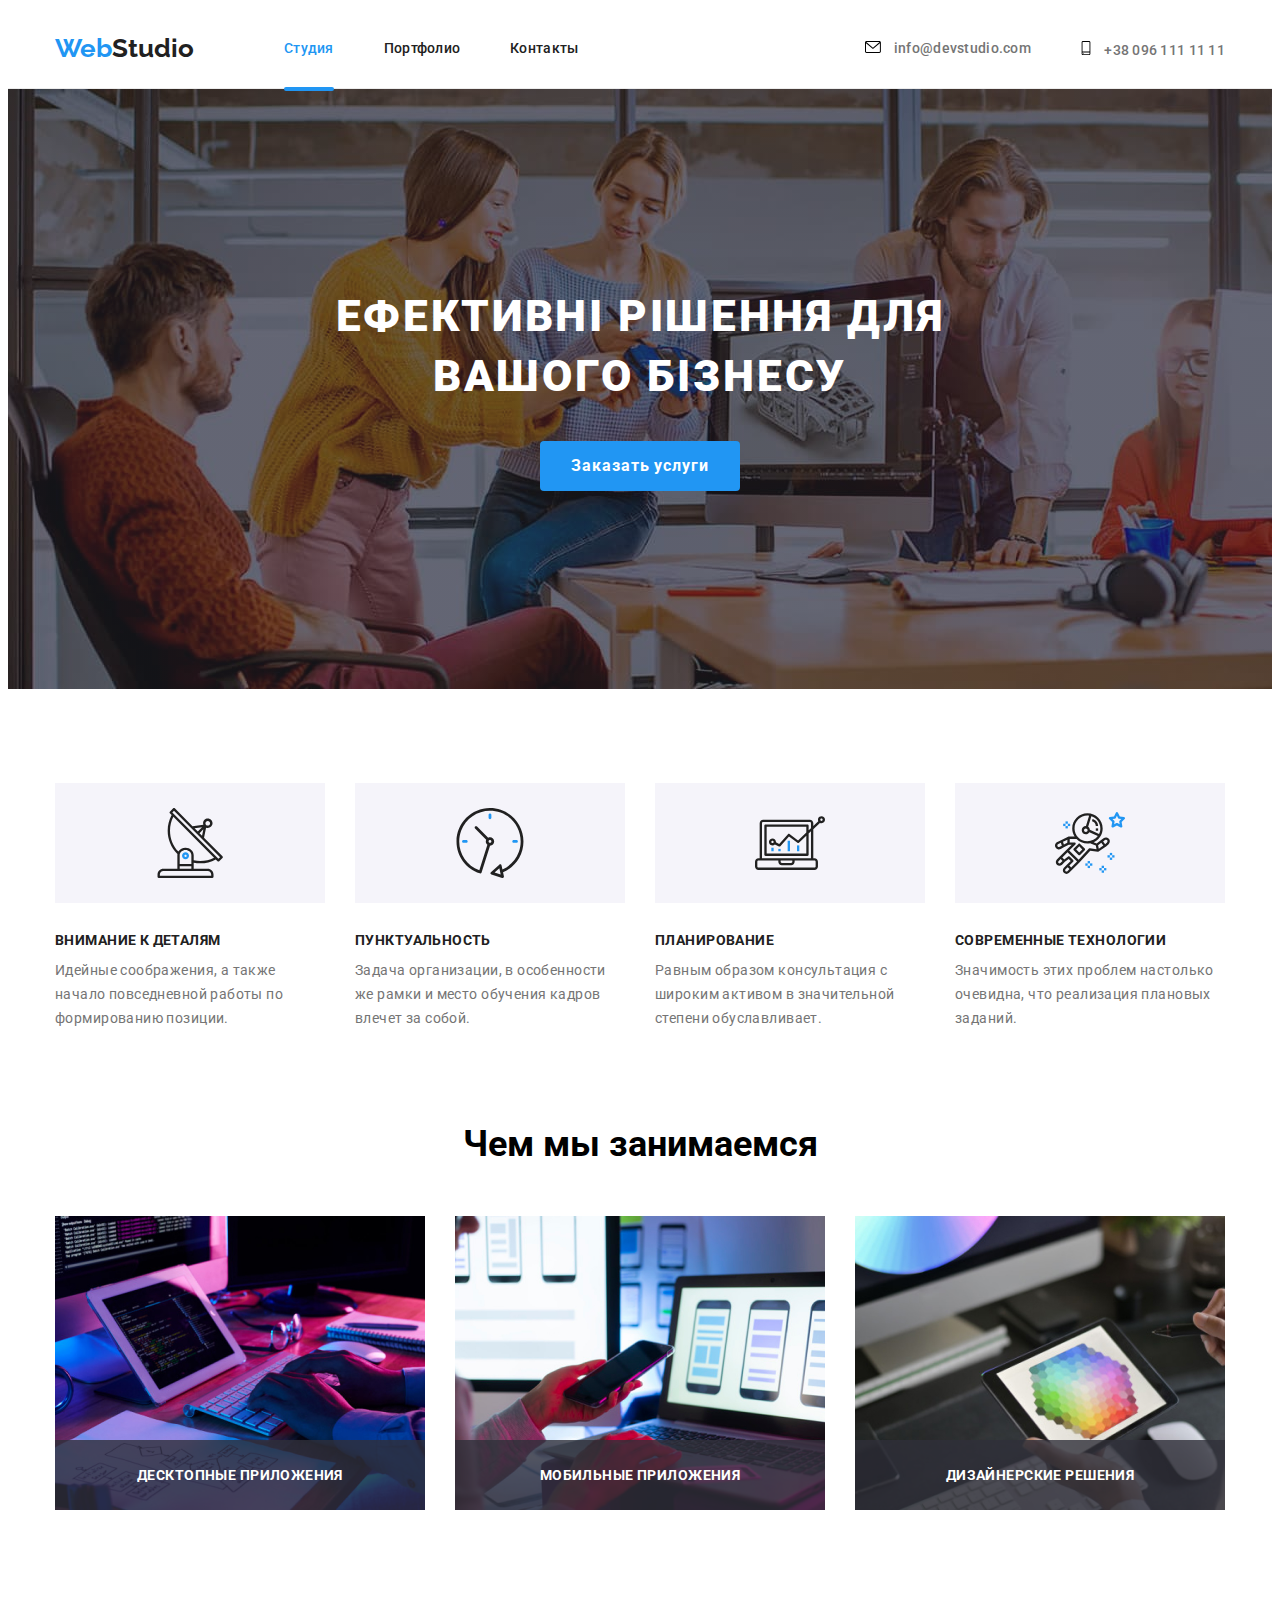
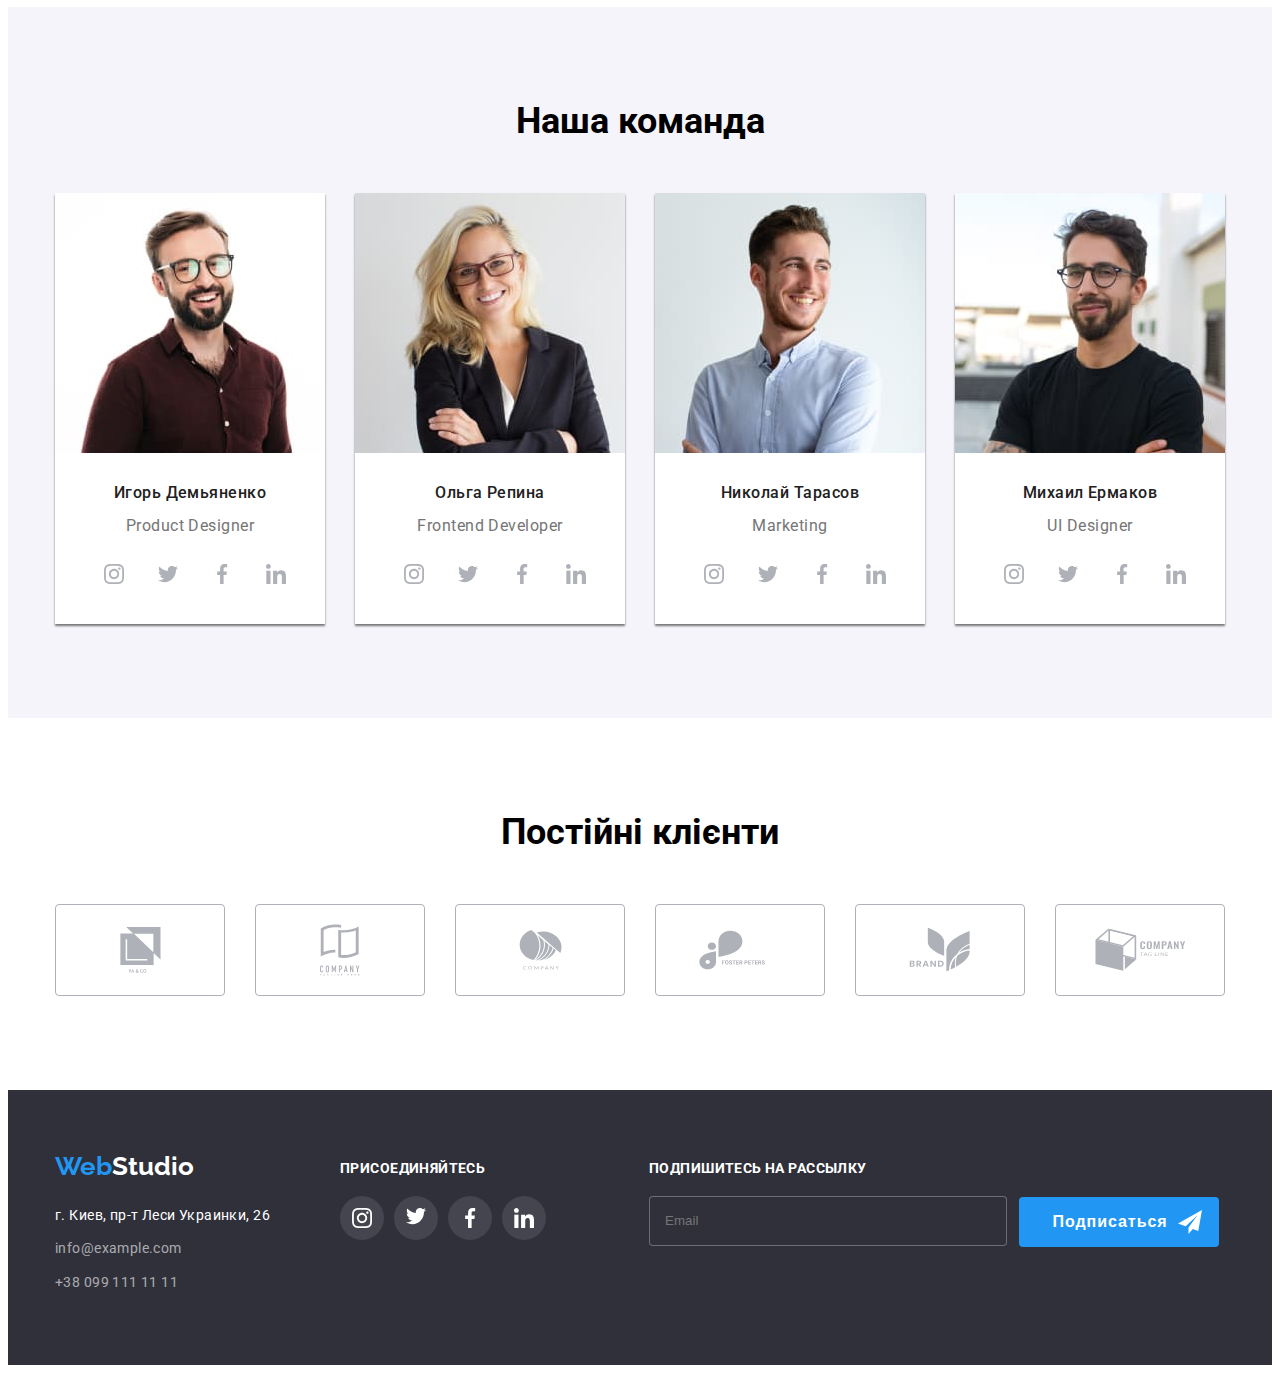
<file: index.html>
<!DOCTYPE html>
<html lang="ru">
<head>
    <meta charset="UTF-8">
    <meta http-equiv="X-UA-Compatible" content="IE=edge">
    <meta name="viewport" content="width=device-width, initial-scale=1.0">
    <link rel="preconnect" href="https://fonts.googleapis.com">
    <link rel="preconnect" href="https://fonts.gstatic.com" crossorigin>
    <link href="https://fonts.googleapis.com/css2?family=Montserrat:wght@400;700&family=Raleway:wght@700&family=Roboto:wght@400;500;700;900&display=swap" rel="stylesheet">
    <link rel="stylesheet" href="https://cdnjs.cloudflare.com/ajax/libs/modern-normalize/1.1.0/modern-normalize.min.css" integrity="sha512-wpPYUAdjBVSE4KJnH1VR1HeZfpl1ub8YT/NKx4PuQ5NmX2tKuGu6U/JRp5y+Y8XG2tV+wKQpNHVUX03MfMFn9Q==" crossorigin="anonymous" referrerpolicy="no-referrer" />
    <link rel="stylesheet" href="./css/main.min.css">
    <title>Document</title>
</head>
<body>
   <header>
    <div class="modal-menu is-open" data-menu>
        <button class="modal-close-button modal-close-button-mobile" type="button" data-menu-close>
              <svg class="modal-icon modal-icon-mobile"  width="18px" height="18px">
                  <use href="./images/icons.svg#icon-Vector"></use>
              </svg>
        </button>
         <ul class="nav-menu-mobile">
               <li class="nav-menu-mobile__inner-page">
                <a class="nav-menu-mobile__link-page current-mobile"  href="./index.html">Студия</a></li>
               <li class="nav-menu-mobile__inner-page">
                <a class="nav-menu-mobile__link-page" href="./portfolio.html"> Портфолио</a></li>
               <li class="nav-menu-mobile__inner-page">
                <a class="nav-menu-mobile__link-page" href="#">Контакты</a></li>
            </ul>
            <ul class="contacts-menu-mobile">
               <li class="contacts-menu-mobile__contact-number"><a href="tel:+380961111111">
                +38 096 111 11 11</a></li>
                <li class="contacts-menu-mobile__contact-mail"><a href="mailto:info@devstudio.com">
                    info@devstudio.com</a></li>
           </ul>
           <ul class="social-networks">
            <li class="social-networks-item">
                <a href="#" class="social-networks-link">Instagram</a>
            </li>
            <li class="social-networks-item">
                <a href="#" class="social-networks-link">Twitter</a>
            </li>
            <li class="social-networks-item">
                <a href="#" class="social-networks-link">Facebook</a>
            </li>
            <li class="social-networks-item">
                <a href="#" class="social-networks-link">LinkedIn</a>
            </li>
        </ul>
       </div> 
    <div class="container">
        <nav class="nav-menu-list">
            <a class="logo" href="./images/WebStudio.jpg">
                <span class="web">Web</span><span class="'Studio">Studio</span>
            </a>
            <ul class="nav-menu">
               <li class="nav-menu__inner">
                <a class="nav-menu__link current"  href="./index.html">Студия</a></li>
               <li class="nav-menu__inner">
                <a class="nav-menu__link" href="./portfolio.html"> Портфолио</a></li>
               <li class="nav-menu__inner">
                <a class="nav-menu__link" href="#">Контакты</a></li>
            </ul>
            <ul class="contacts-menu">
               <li class="contacts-menu__contact"><a href="mailto:info@devstudio.com">
                <svg class="contacts-menu__icon" aria-hidden="true" width="16px" height="14px">
                    <use href="./images/icons.svg#icon-envelope-hover"></use>
                </svg>
                info@devstudio.com</a></li>
               <li class="contacts-menu__contact"><a href="tel:+380961111111">
                <svg class="contacts-menu__icon" aria-hidden="true"  width="10px" height="16px">
                    <use href="./images/icons.svg#icon-smartphone"></use>
                </svg>
                +38 096 111 11 11</a></li>
           </ul>
           <button class="header__open-menu" data-menu-open>
              <svg class="header__open-icon" aria-hidden="true"  width="24px" height="22px">
                <use href="./images/icons.svg#icon-menu-open"></use>
             </svg>
           </button>
       </nav>
    </div>
   </header>
   <main>
       <section class="top">
        <div class="container">
            <div class="top-section">
           <h1 class="top-section__main-title">Ефективні рішення для вашого бізнесу</h1>
           <button class="top-section__book-service" type="button" data-modal-open>Заказать услуги</button>
        </div>
        </div>
       </section>
       <section class="description-container">
        <div class="container">
                <ul class="description">
                    <li class="description-items">
                        <div class="description-items__cover-icon">
                            <svg class="description-items__idea-icon" aria-label="Групп">
                                <use href="./images/icons.svg#icon-Group"></use>
                            </svg>
                        </div>           
                        <h3 class="description-items__sub-title">Внимание к деталям</h3>
                        <p class="description-items__text">
                     Идейные соображения, а также начало повседневной работы по формированию позиции.
                       </p>
                    </li>
                    <li class="description-items">
                        <div class="description-items__cover-icon">
                            <svg class="description-items__idea-icon" aria-label="Часы">
                                <use href="./images/icons.svg#icon-clock"></use>
                            </svg>
                        </div> 
                        <h3 class="description-items__sub-title">
                     Пунктуальность
                        </h3>
                        <p class="description-items__text">
                     Задача организации, в особенности же рамки и место обучения кадров влечет за собой.
                        </p></li>
                    <li class="description-items">
                        <div class="description-items__cover-icon">
                            <svg class="description-items__idea-icon" aria-label="Диаграмма">
                                <use href="./images/icons.svg#icon-diagram"></use>
                            </svg>
                        </div> 
                        <h3 class="description-items__sub-title">
                     Планирование
                       </h3>
                       <p class="description-items__text">
                     Равным образом консультация с широким активом в значительной степени обуславливает.
                       </p></li>
                    <li class="description-items">
                        <div class="description-items__cover-icon">
                            <svg class="description-items__idea-icon" aria-label="Астронаут">
                                <use href="./images/icons.svg#icon-astronaut"></use>
                            </svg>
                        </div> 
                        <h3 class="description-items__sub-title">
                     Современные технологии
                       </h3>
                       <p class="description-items__text">
                     Значимость этих проблем настолько очевидна, что реализация плановых заданий.
                       </p></li>
                </ul>
           </div>
       </section>
       <section class="card-box">
        <div class="container">
                <h2 class="subtitle">Чем мы занимаемся</h2>
                <div>
                    <ul class="card-images">
                        <li class="card-images__list">
                            <img srcset="./images/box1@2x.jpg" src="./images/box1.jpg" width="370" alt="Десктопная версия">
                            <div class="card-description">
                                <p class="card-description__text">Десктопные приложения</p>
                            </div>
                        </li>
                    
                        <li class="card-images__list">
                            <img srcset="./images/box2@2x.jpg" src="./images/box2.jpg" width="370" alt="Мобильная версия">
                            <div class="card-description">
                                <p class="card-description__text">Мобильные приложения</p>
                            </div>
                        </li>
                   
                        <li class="card-images__list">
                            <img srcset="./images/box3@2x.jpg" src="./images/box3.jpg" width="370" alt="Планшетная адаптация">
                            <div class="card-description">
                                <p class="card-description__text">Дизайнерские решения</p>
                            </div>
                        </li>
                    </ul>
            </div>
        </div>
       </section>
       <section class="team">
        <div class="container">
           <h2 class="subtitle">Наша команда</h2>
           <ul class="cards">
               <li class="card">
                    <picture>
                        <source media="(min-width: 1200px)" srcset="./images/img1.jpg 1x, ./images/img1@2x.jpg 2x" type="image/jpg">
                        <source media="(min-width: 768px)" srcset="./images/tablet/img1.jpg 1x, ./images/tablet/img1@2x.jpg 2x" type="image/jpg">
                        <source media="(max-width: 767px)" srcset="./images/mobile/img1.jpg 1x, ./images/mobile/img1@2x.jpg 2x" type="image/jpg">
                        <img srcset="./images/img1@2x.jpg" src="./images/img1.jpg" width="100%" alt="Игорь Демьяненко">
                    </picture>
                   <div class="card__desc">
                   <h3 class="card__sub-title">Игорь Демьяненко</h3>
                       <p class="card__text-member">Product Designer</p>
                       <ul class="social-group">
                        <li class="social-group__cover social-group__cover-white">
                            <a href="#" class="social-group__link">
                                <svg class="social-group__icon" width="20px" height="20px">
                                    <use href="./images/icons.svg#icon-instagram"></use>
                                 </svg>
                            </a> 
                        </li>
                        <li class="social-group__cover social-group__cover-white">
                            <a href="#" class="social-group__link">
                                <svg class="social-group__icon"  width="20px" height="20px" aria-label="Твитер">
                                    <use href="./images/icons.svg#icon-twitter"></use>
                                </svg>
                            </a>
                        </li>
                        <li class="social-group__cover social-group__cover-white">
                            <a href="#" class="social-group__link">
                                <svg class="social-group__icon" width="20px" height="20px" aria-label="Фейсбук">
                                    <use href="./images/icons.svg#icon-facebook"></use>
                                </svg>
                            </a>
                        </li>
                        <li class="social-group__cover social-group__cover-white">
                            <a href="#" class="social-group__link">
                                <svg class="social-group__icon" width="20px" height="20px" aria-label="Линкдын">
                                    <use href="./images/icons.svg#icon-linkedin"></use>
                                 </svg>
                            </a>
                        </li>
                    </ul>
                    </div>
                </li>
               <li class="card">
                    <picture>
                        <source media="(min-width: 1200px)" srcset="./images/img2.jpg 1x, ./images/img2@2x.jpg 2x" type="image/jpg">
                        <source media="(min-width: 768px)" srcset="./images/tablet/img2.jpg 1x, ./images/tablet/img2@2x.jpg 2x" type="image/jpg">
                        <source media="(max-width: 767px)" srcset="./images/mobile/img2.jpg 1x, ./images/mobile/img2@2x.jpg 2x" type="image/jpg">
                        <img srcset="./images/img2@2x.jpg" src="./images/img2.jpg" width="100%" alt="Ольга Репина">
                    </picture>
                   <div class="card__desc">
                       <h3 class="card__sub-title">Ольга Репина</h3>
                       <p class="card__text-member">Frontend Developer</p>
                       <ul class="social-group">
                    <li class="social-group__cover social-group__cover-white">
                        <a href="#" class="social-group__link">
                            <svg class="social-group__icon" width="20px" height="20px">
                                <use href="./images/icons.svg#icon-instagram"></use>
                             </svg>
                        </a> 
                    </li>
                    <li class="social-group__cover social-group__cover-white">
                        <a href="#" class="social-group__link">
                            <svg class="social-group__icon"  width="20px" height="20px" aria-label="Твитер">
                                <use href="./images/icons.svg#icon-twitter"></use>
                            </svg>
                        </a>
                    </li>
                    <li class="social-group__cover social-group__cover-white">
                        <a href="#" class="social-group__link">
                            <svg class="social-group__icon" width="20px" height="20px" aria-label="Фейсбук">
                                <use href="./images/icons.svg#icon-facebook"></use>
                            </svg>
                        </a>
                    </li>
                    <li class="social-group__cover social-group__cover-white">
                        <a href="#" class="social-group__link">
                            <svg class="social-group__icon" width="20px" height="20px" aria-label="Линкдын">
                                <use href="./images/icons.svg#icon-linkedin"></use>
                             </svg>
                        </a>
                    </li>
                       </ul>
                   </div>
               </li>
               <li class="card">
                   <picture>
                        <source media="(min-width: 1200px)" srcset="./images/img3.jpg 1x, ./images/img3@2x.jpg 2x" type="image/jpg">
                        <source media="(min-width: 768px)" srcset="./images/tablet/img3.jpg 1x, ./images/tablet/img3@2x.jpg 2x" type="image/jpg">
                        <source media="(max-width: 767px)" srcset="./images/mobile/img3.jpg 1x, ./images/mobile/img3@2x.jpg 2x" type="image/jpg">
                        <img srcset="./images/img3@2x.jpg" src="./images/img3.jpg" width="100%" alt="Николай Тарасов">
                    </picture>
                   <div class="card__desc">
                        <h3 class="card__sub-title">Николай Тарасов</h3>
                        <p class="card__text-member">Marketing</p>
                        <ul class="social-group">
                        <li class="social-group__cover social-group__cover-white">
                            <a href="#" class="social-group__link">
                                <svg class="social-group__icon" width="20px" height="20px">
                                    <use href="./images/icons.svg#icon-instagram"></use>
                                 </svg>
                            </a> 
                        </li>
                        <li class="social-group__cover social-group__cover-white">
                            <a href="#" class="social-group__link">
                                <svg class="social-group__icon"  width="20px" height="20px" aria-label="Твитер">
                                    <use href="./images/icons.svg#icon-twitter"></use>
                                </svg>
                            </a>
                        </li>
                        <li class="social-group__cover social-group__cover-white">
                            <a href="#" class="social-group__link">
                                <svg class="social-group__icon" width="20px" height="20px" aria-label="Фейсбук">
                                    <use href="./images/icons.svg#icon-facebook"></use>
                                </svg>
                            </a>
                        </li>
                        <li class="social-group__cover social-group__cover-white">
                            <a href="#" class="social-group__link">
                                <svg class="social-group__icon" width="20px" height="20px" aria-label="Линкдын">
                                    <use href="./images/icons.svg#icon-linkedin"></use>
                                 </svg>
                            </a>
                        </li>
                        </ul>
                    </div>
               </li>
               <li class="card">
                   <picture>
                        <source media="(min-width: 1200px)" srcset="./images/img4.jpg 1x, ./images/img4@2x.jpg 2x" type="image/jpg">
                        <source media="(min-width: 768px)" srcset="./images/tablet/img4.jpg 1x, ./images/tablet/img4@2x.jpg 2x" type="image/jpg">
                        <source media="(max-width: 767px)" srcset="./images/mobile/img4.jpg 1x, ./images/mobile/img4@2x.jpg 2x" type="image/jpg">
                        <img srcset="./images/img4@2x.jpg" src="./images/img4.jpg" width="100%" alt="Михаил Ермаков">
                    </picture>
                <div class="card__desc">
                    <h3 class="card__sub-title">Михаил Ермаков</h3>
                    <p class="card__text-member">UI Designer</p>
                    <ul class="social-group">
                        <li class="social-group__cover social-group__cover-white">
                            <a href="#" class="social-group__link">
                                <svg class="social-group__icon" width="20px" height="20px">
                                    <use href="./images/icons.svg#icon-instagram"></use>
                                 </svg>
                            </a> 
                        </li>
                        <li class="social-group__cover social-group__cover-white">
                            <a href="#" class="social-group__link">
                                <svg class="social-group__icon"  width="20px" height="20px" aria-label="Твитер">
                                    <use href="./images/icons.svg#icon-twitter"></use>
                                </svg>
                            </a>
                        </li>
                        <li class="social-group__cover social-group__cover-white">
                            <a href="#" class="social-group__link">
                                <svg class="social-group__icon" width="20px" height="20px" aria-label="Фейсбук">
                                    <use href="./images/icons.svg#icon-facebook"></use>
                                </svg>
                            </a>
                        </li>
                        <li class="social-group__cover social-group__cover-white">
                            <a href="#" class="social-group__link">
                                <svg class="social-group__icon" width="20px" height="20px" aria-label="Линкдын">
                                    <use href="./images/icons.svg#icon-linkedin"></use>
                                 </svg>
                            </a>
                        </li>
                    </ul>
                </div>
            </li>
           </ul>
        </div>
       </section>
       <section class="companies">
         <div class="container">
            <h2 class="subtitle">Постійні клієнти</h2>
            <ul class="company-brands">
                <li class="brand">
                    <a href="#" class="brand__card">
                       <svg class="brand__icon" width="41px" height="46px">
                           <use href="./images/icons.svg#icon-brand1"></use>
                        </svg> 
                    </a>
               </li>
               <li class="brand"> 
                    <a href="#" class="brand__card">
                        <svg class="brand__icon" width="40px" height="52px">
                            <use href="./images/icons.svg#icon-brand2"></use>
                        </svg> 
                    </a>
                </li>
                <li class="brand">
                    <a href="#" class="brand__card">
                        <svg class="brand__icon" width="43px" height="41px">
                            <use href="./images/icons.svg#icon-brand3"></use>
                         </svg> 
                    </a> 
                </li>
                <li class="brand">
                    <a href="#" class="brand__card">
                        <svg class="brand__icon" width="84px" height="40px">
                            <use href="./images/icons.svg#icon-brand4"></use>
                         </svg>
                    </a> 
                </li>
                <li class="brand">
                    <a href="#" class="brand__card">
                        <svg class="brand__icon" width="62px" height="45px">
                            <use href="./images/icons.svg#icon-brand5"></use>
                         </svg>
                    </a> 
                </li>
                <li class="brand"> 
                    <a href="#" class="brand__card">
                        <svg class="brand__icon" width="93px" height="43px">
                            <use href="./images/icons.svg#icon-brand6"></use>
                         </svg>
                    </a>    
                </li>
            </ul>

         </div>
      
       </section>
   </main> 
   <footer class="footer">
    <div class="container footer-container">
        <div class="footer-contacts">
            <a class="logo-footer" href="./images/WebStudio.jpg">
                <span class="web">Web</span><span class="studio-footer">Studio</span>
            </a>
                <address class="address">г. Киев, пр-т Леси Украинки, 26</address>
            <ul class="contacts-footer">
                <li class="contact-footer"><a href="mailto:info@example.com">info@example.com</a></li>
                <li class="contact-footer"><a href="tel:+380991111111">+38 099 111 11 11</a></li>
            </ul>
        </div>
        <div class="footer-join-cover">
            <div class="join">
                <span class="footer-join">присоединяйтесь</span>
            </div>
            <div class="social-link-group">
                <ul class="social-group">
                    <li class="social-group__cover social-group__cover-footer">
                        <a href="#" class="social-group__link">
                            <svg class="social-group__icon social-group__icon-footer" width="20px" height="20px">
                                <use href="./images/icons.svg#icon-instagram"></use>
                             </svg> 
                        </a>                                               
                    </li>
                    <li class="social-group__cover social-group__cover-footer">
                        <a href="#" class="social-link-footer">
                            <svg class="social-group__icon social-group__icon-footer"  width="20px" height="20px" aria-label="Твитер">
                                <use href="./images/icons.svg#icon-twitter"></use>
                            </svg>
                       </a>
                    </li>
                    <li class="social-group__cover social-group__cover-footer">
                        <a href="#" class="social-group__link">
                            <svg class="social-group__icon social-group__icon-footer" width="20px" height="20px" aria-label="Фейсбук">
                                <use href="./images/icons.svg#icon-facebook"></use>
                             </svg>
                        </a>
                    </li>
                    <li class="social-group__cover social-group__cover-footer">
                        <a href="#" class="social-group__link">
                            <svg class="social-group__icon social-group__icon-footer" width="20px" height="20px" aria-label="Линкдын">
                                <use href="./images/icons.svg#icon-linkedin"></use>
                             </svg>
                        </a>
                    </li>
                </ul>
            </div>
       </div>
       <div class="subscribe">
            <div class="join">
                <span class="footer-join">Подпишитесь на рассылку</span>
            </div>
            <div class="form-footer">
                <label for="email-footer" class="twitter-label">Имейл</label>
                <input class="twitter" id="email-footer" name="email" placeholder="Email" />
            </div>
       </div>
       <div class="footer-button">
         <div class="frame-button-twitter">
            <button class="button-twitter" type="submit">
                <span class="submit-text">Подписаться</span>
                <svg class="twitter-icon-footer" width="24px" height="24px" aria-label="Линкдын">
                    <use href="./images/icons.svg#icon-icon-send"></use>
                 </svg>
            </button>

        </div>
       </div>
    </div>
   </footer>
   <div class="backdrop-modal is-hidden" data-modal>
       <div class="modal">
        <form>
           <div class="modal-title">
                <p class="modal-title__text">Залиште свої дані, ми вам передзвонимо
                </p>
          </div>
          <div class="modal-form">
            <label class="modal-form__info" for="contact">Ім'я</label>
            <div class="modal-form__frame">
                <input class="modal-form__input"  id="contact" type="text">
                <svg class="modal-form__icon"  width="12px" height="12px">
                    <use href="./images/icons.svg#icon-contact"></use>
                 </svg>
            </div>
          </div>
          <div class="modal-form">
            <label  class="modal-form__info" for="phone">Телефон</label>
            <div class="modal-form__frame">
                <input class="modal-form__input" id="phone" type="text">
                <svg class="modal-form__icon"  width="11px" height="11px">
                    <use href="./images/icons.svg#icon-phone"></use>
                 </svg>
            </div>
          </div>
          <div class="modal-form">
            <label class="modal-form__info" for="email">Пошта</label>
            <div class="modal-form__frame">
                <input class="modal-form__input" id="email" type="text">
                <svg class="modal-form__icon"  width="11px" height="11px">
                    <use href="./images/icons.svg#icon-mail-box"></use>
                 </svg>
            </div>
          </div>
          <div class="modal-form__frame checkbox-policy">
            <label class="modal-form__info" for="comment">Коментар</label>
          <textarea class="modal-form__input modal-form__input-textarea" name="feedback" id="comment" placeholder="Введіть текст"></textarea>
          </div>
          <div class="form-field checkbox">
            <div class="checkbox-control">
                <input class="checkbox-control__input" id="terms-condition" type="checkbox" name="terms-condition">
                <svg class="checkbox-control__icon"  width="11px" height="8px" >
                    <use href="./images/icons.svg#icon-check-white"></use>
                </svg>
            </div>
            <label class="checkbox-label" for="terms-condition"><span class="policy-text">Погоджуюся з розсилкою та приймаю </span><a class="policy-text-link" href="#">Умови договору</a></label>
        </div>

          <div class="modal-button">
            <button class="modal-button__send-form" type="submit"><span class="submit-text">Відправити</span></button>
          </div>
        </form>
        <button class="modal-close-button" type="button" data-modal-close>
            <svg class="modal-icon"  width="11px" height="11px">
                <use href="./images/icons.svg#icon-Vector"></use>
             </svg>
           </button>
       </div>
   </div>

   <script src="./js/modal-menu.js"></script>
   <script src="./js/modal.js"></script>

</body>
</html>
</file>
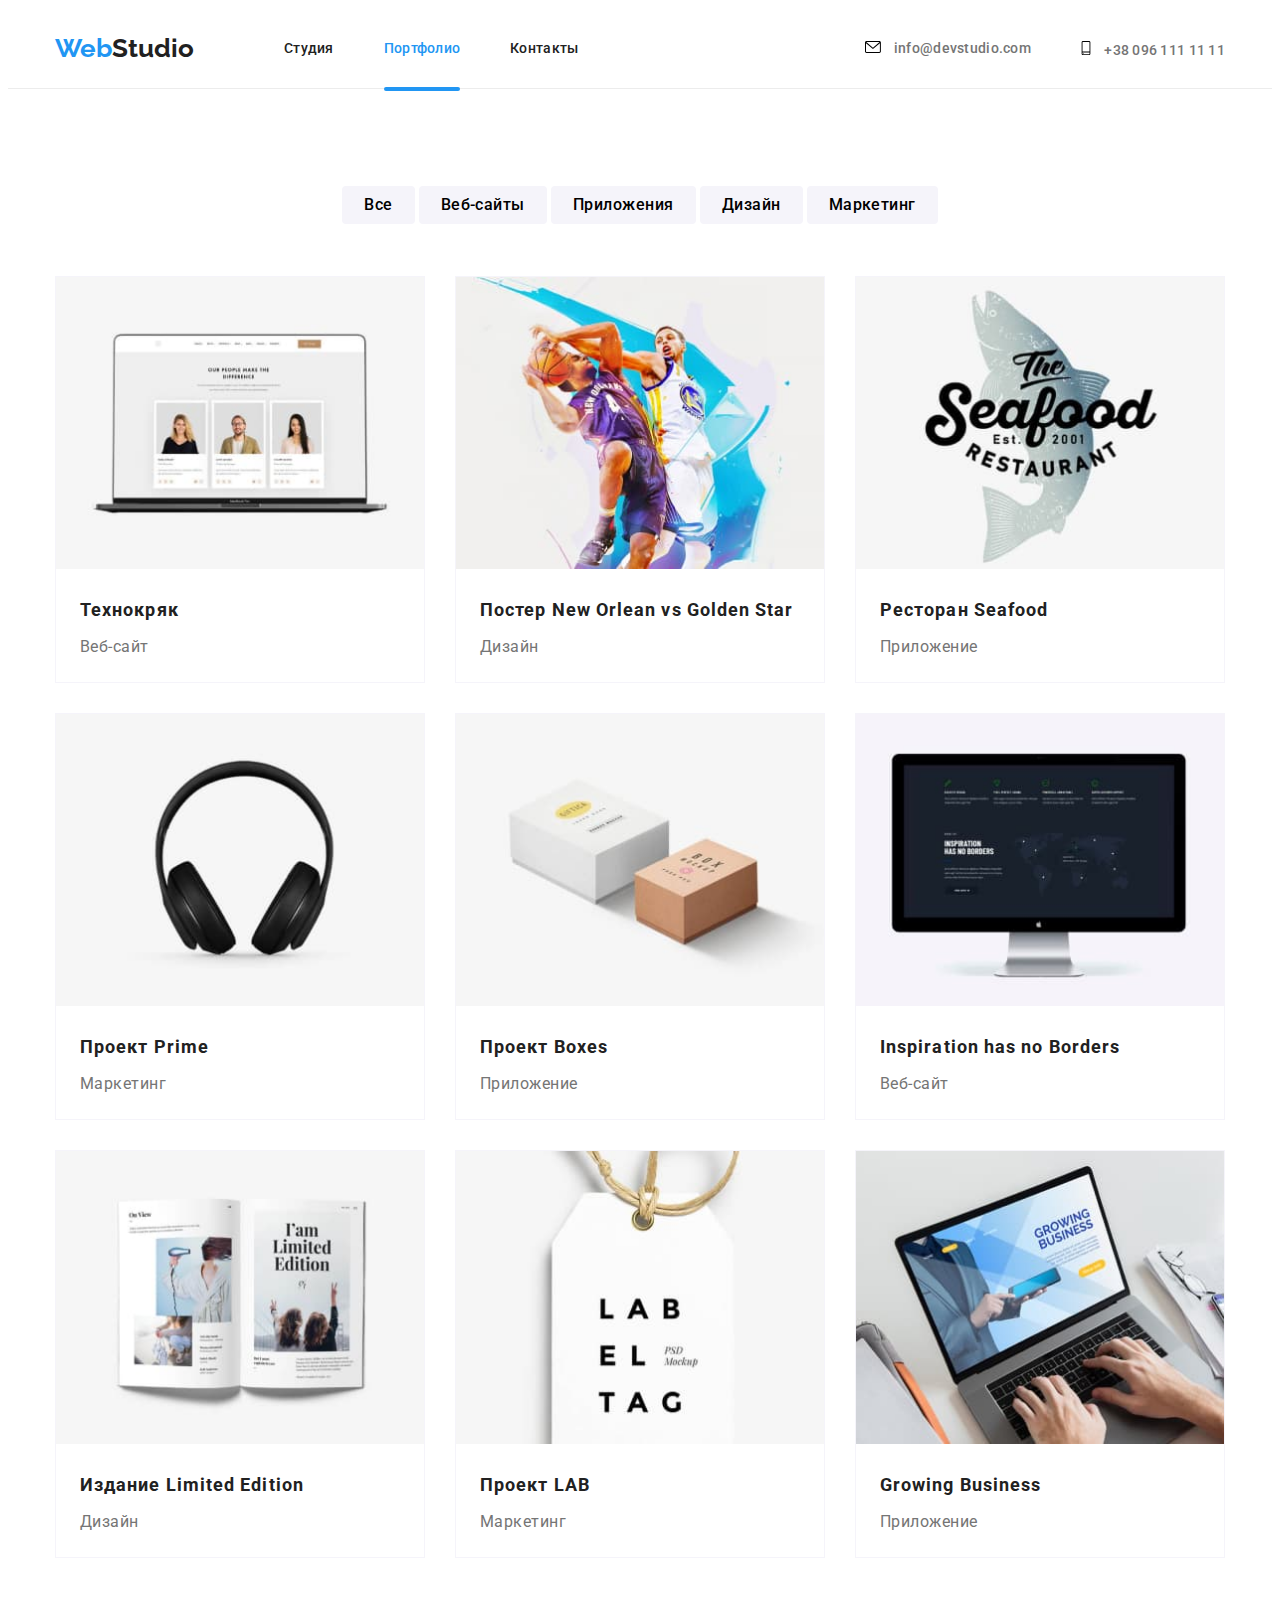
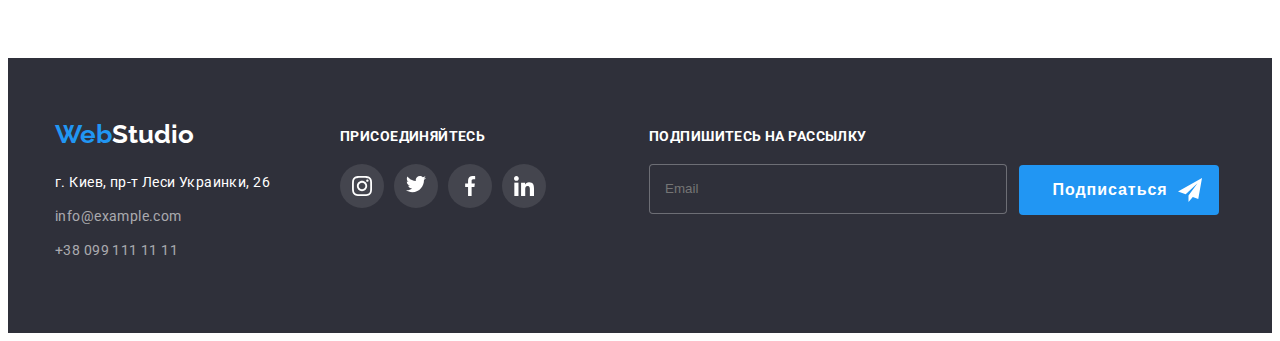
<file: portfolio.html>
<!DOCTYPE html>
<html lang="ru">
<head>
    <meta charset="UTF-8">
    <meta http-equiv="X-UA-Compatible" content="IE=edge">
    <meta name="viewport" content="width=device-width, initial-scale=1.0">
    <link rel="preconnect" href="https://fonts.googleapis.com">
    <link rel="preconnect" href="https://fonts.gstatic.com" crossorigin>
    <link href="https://fonts.googleapis.com/css2?family=Montserrat:wght@400;700&family=Raleway:wght@700&family=Roboto:wght@400;500;700;900&display=swap" rel="stylesheet">
    <link rel="stylesheet" href="https://cdnjs.cloudflare.com/ajax/libs/modern-normalize/1.1.0/modern-normalize.min.css" integrity="sha512-wpPYUAdjBVSE4KJnH1VR1HeZfpl1ub8YT/NKx4PuQ5NmX2tKuGu6U/JRp5y+Y8XG2tV+wKQpNHVUX03MfMFn9Q==" crossorigin="anonymous" referrerpolicy="no-referrer" />
    <link rel="stylesheet" href="./css/main.min.css">
    <title>Portfolio</title>
</head>
<body>
    <header>
        <div class="modal-menu is-open" data-menu>
            <button class="modal-close-button modal-close-button-mobile" type="button" data-menu-close>
                  <svg class="modal-icon modal-icon-mobile"  width="18px" height="18px">
                      <use href="./images/icons.svg#icon-Vector"></use>
                  </svg>
            </button>
             <ul class="nav-menu-mobile">
                   <li class="nav-menu-mobile__inner-page">
                    <a class="nav-menu-mobile__link-page "  href="./index.html">Студия</a></li>
                   <li class="nav-menu-mobile__inner-page">
                    <a class="nav-menu-mobile__link-page current-mobile" href="./portfolio.html"> Портфолио</a></li>
                   <li class="nav-menu-mobile__inner-page">
                    <a class="nav-menu-mobile__link-page" href="#">Контакты</a></li>
                </ul>
                <ul class="contacts-menu-mobile">
                   <li class="contacts-menu-mobile__contact-number"><a href="tel:+380961111111">
                    +38 096 111 11 11</a></li>
                    <li class="contacts-menu-mobile__contact-mail"><a href="mailto:info@devstudio.com">
                        info@devstudio.com</a></li>
               </ul>
               <ul class="social-networks">
                <li class="social-networks-item">
                    <a href="#" class="social-networks-link">Instagram</a>
                </li>
                <li class="social-networks-item">
                    <a href="#" class="social-networks-link">Twitter</a>
                </li>
                <li class="social-networks-item">
                    <a href="#" class="social-networks-link">Facebook</a>
                </li>
                <li class="social-networks-item">
                    <a href="#" class="social-networks-link">LinkedIn</a>
                </li>
            </ul>
           </div> 
        <div class="container">
            <nav class="nav-menu-list">
                <a class="logo" href="./images/WebStudio.jpg">
                    <span class="web">Web</span><span class="'Studio">Studio</span>
                </a>
                <ul class="nav-menu">
                   <li class="nav-menu__inner">
                    <a class="nav-menu__link"  href="./index.html">Студия</a></li>
                   <li class="nav-menu__inner">
                    <a class="nav-menu__link current" href="./portfolio.html"> Портфолио</a></li>
                   <li class="nav-menu__inner">
                    <a class="nav-menu__link" href="#">Контакты</a></li>
                </ul>
                <ul class="contacts-menu">
                   <li class="contacts-menu__contact"><a href="mailto:info@devstudio.com">
                    <svg class="contacts-menu__icon" aria-hidden="true" width="16px" height="14px">
                        <use href="./images/icons.svg#icon-envelope-hover"></use>
                    </svg>
                    info@devstudio.com</a></li>
                   <li class="contacts-menu__contact"><a href="tel:+380961111111">
                    <svg class="contacts-menu__icon" aria-hidden="true"  width="10px" height="16px">
                        <use href="./images/icons.svg#icon-smartphone"></use>
                    </svg>
                    +38 096 111 11 11</a></li>
               </ul>
               <button class="header__open-menu" data-menu-open>
                  <svg class="header__open-icon" aria-hidden="true"  width="24px" height="22px">
                    <use href="./images/icons.svg#icon-menu-open"></use>
                 </svg>
               </button>
           </nav>
        </div>
       </header>
    <main>
     <section class="portfolio">
        <div class="container">
                <ul class="filter">
                    <li class="filter__cover-button">
                        <button class="filter__button" type="button">Все</button>    
                    </li>
                    <li class="filter__cover-button">
                        <button class="filter__button" type="button">Веб-сайты</button>      
                    </li>
                    <li class="filter__cover-button">
                        <button class="filter__button" type="button">Приложения</button>    
                    </li>
                    <li class="filter__cover-button">
                        <button class="filter__button" type="button">Дизайн</button>   
                    </li>
                    <li class="filter__cover-button">
                        <button class="filter__button" type="button">Маркетинг</button>     
                    </li>         
                 </ul>
                 <ul class="portfolio-descriptions">                 
                    <li class="cards-portfolio">
                        <div class="cards-portfolio__backdrop-overlay">
                    <picture>
                        <source media="(min-width: 1200px)" srcset="./images/imgfirst.jpg 1x, ./images/imgfirst@2x.jpg 2x" type="image/jpg">
                        <source media="(min-width: 768px)" srcset="./images/tablet/imgfirst.jpg 1x, ./images/tablet/imgfirst@2x.jpg 2x" type="image/jpg">
                        <source media="(max-width: 767px)" srcset="./images/mobile/imgfirst.jpg 1x, ./images/mobile/imgfirst@2x.jpg 2x" type="image/jpg">
                        <img src="./images/imgfirst.jpg" alt="Технокряк" width="100%">
                    </picture>            
                                <div class="cards-portfolio__backdrop">
                                    <p class="cards-portfolio__text">Ресурс предлагает комплексные предложения с разным уровнем функционала и сервисов. Все это позволит посетителю получить исчерпывающие сведения о компании или частном лице.</p>
                                </div>      
                                <div class="portfolio-desc">
                                    <h3 class="portfolio-desc__card">Технокряк</h3>
                                    <p class="portfolio-desc__text">Веб-сайт</p>
                                </div>
                        </div>
                    </li>
                    <li class="cards-portfolio">
                        <div class="cards-portfolio__backdrop-overlay">
                        <picture>
                            <source media="(min-width: 1200px)" srcset="./images/imgsecond.jpg 1x, ./images/imgsecond@2x.jpg 2x" type="image/jpg">
                            <source media="(min-width: 768px)" srcset="./images/tablet/imgsecond.jpg 1x, ./images/tablet/imgsecond@2x.jpg 2x" type="image/jpg">
                            <source media="(max-width: 767px)" srcset="./images/mobile/imgsecond.jpg 1x, ./images/mobile/imgsecond@2x.jpg 2x" type="image/jpg">
                            <img  src="./images/imgsecond.jpg" alt="Постер New Orlean vs Golden Star" width="100%">
                        </picture>   
                            <div class="cards-portfolio__backdrop">
                                <p class="cards-portfolio__text">Ресурс предлагает комплексные предложения с разным уровнем функционала и сервисов. Все это позволит посетителю получить исчерпывающие сведения о компании или частном лице.</p>
                            </div>
                            <div class="portfolio-desc">
                                <h3 class="portfolio-desc__card">Постер New Orlean vs Golden Star</h3>
                                <p class="portfolio-desc__text">Дизайн</p>
                            </div>
                        </div>
                    </li>
                    <li class="cards-portfolio">
                        <div class="cards-portfolio__backdrop-overlay">
                        <picture>
                            <source media="(min-width: 1200px)" srcset="./images/imgthird.jpg 1x, ./images/imgthird@2x.jpg 2x" type="image/jpg">
                            <source media="(min-width: 768px)" srcset="./images/tablet/imgthird.jpg 1x, ./images/tablet/imgthird@2x.jpg 2x" type="image/jpg">
                            <source media="(max-width: 767px)" srcset="./images/mobile/imgthird.jpg 1x, ./images/mobile/imgthird@2x.jpg 2x" type="image/jpg">
                            <img src="./images/imgthird.jpg" alt="Ресторан Seafood" width="100%">
                        </picture> 
                            <div class="cards-portfolio__backdrop">
                                <p class="cards-portfolio__text">Ресурс предлагает комплексные предложения с разным уровнем функционала и сервисов. Все это позволит посетителю получить исчерпывающие сведения о компании или частном лице.</p>
                            </div>
                            <div class="portfolio-desc">
                                <h3 class="portfolio-desc__card">Ресторан Seafood</h3>
                                <p class="portfolio-desc__text">Приложение</p>
                            </div>
                        </div>
                    </li>
                    <li class="cards-portfolio">
                        <div class="cards-portfolio__backdrop-overlay">
                        <picture>
                            <source media="(min-width: 1200px)" srcset="./images/imgfouth.jpg 1x, ./images/imgfouth@2x.jpg 2x" type="image/jpg">
                            <source media="(min-width: 768px)" srcset="./images/tablet/imgfouth.jpg 1x, ./images/tablet/imgfouth@2x.jpg 2x" type="image/jpg">
                            <source media="(max-width: 767px)" srcset="./images/mobile/imgfouth.jpg 1x, ./images/mobile/imgfouth@2x.jpg 2x" type="image/jpg">
                            <img src="./images/imgfouth.jpg" alt="Проект Prime" width="100%">
                        </picture>
                            <div class="cards-portfolio__backdrop">
                                <p class="cards-portfolio__text">Ресурс предлагает комплексные предложения с разным уровнем функционала и сервисов. Все это позволит посетителю получить исчерпывающие сведения о компании или частном лице.</p>
                            </div>
                            <div class="portfolio-desc">
                                <h3 class="portfolio-desc__card">Проект Prime</h3>
                                <p class="portfolio-desc__text">Маркетинг</p>
                            </div>
                        </div>

                    </li>
                    <li class="cards-portfolio">
                        <div class="cards-portfolio__backdrop-overlay">
                        <picture>
                            <source media="(min-width: 1200px)" srcset="./images/img5.jpg 1x, ./images/img5@2x.jpg 2x" type="image/jpg">
                            <source media="(min-width: 768px)" srcset="./images/tablet/img5.jpg 1x, ./images/tablet/img5@2x.jpg 2x" type="image/jpg">
                            <source media="(max-width: 767px)" srcset="./images/mobile/img5.jpg 1x, ./images/mobile/img5@2x.jpg 2x" type="image/jpg">
                            <img src="./images/img5.jpg" alt="Проект Boxes" width="100%">
                        </picture>
                            <div class="cards-portfolio__backdrop">
                                <p class="cards-portfolio__text">Ресурс предлагает комплексные предложения с разным уровнем функционала и сервисов. Все это позволит посетителю получить исчерпывающие сведения о компании или частном лице.</p>
                            </div>
                            <div class="portfolio-desc">
                                <h3 class="portfolio-desc__card">Проект Boxes</h3>
                                <p class="portfolio-desc__text">Приложение</p>
                            </div>
                        </div>
                    </li>
                    <li class="cards-portfolio">
                        <div class="cards-portfolio__backdrop-overlay">
                        <picture>
                            <source media="(min-width: 1200px)" srcset="./images/img6.jpg 1x, ./images/img6@2x.jpg 2x" type="image/jpg">
                            <source media="(min-width: 768px)" srcset="./images/tablet/img6.jpg 1x, ./images/tablet/img6@2x.jpg 2x" type="image/jpg">
                            <source media="(max-width: 767px)" srcset="./images/mobile/img6.jpg 1x, ./images/mobile/img6@2x.jpg 2x" type="image/jpg">
                            <img src="./images/img6.jpg" alt="Inspiration has no Borders" width="100%">
                        </picture>
                            <div class="cards-portfolio__backdrop">
                                <p class="cards-portfolio__text">Ресурс предлагает комплексные предложения с разным уровнем функционала и сервисов. Все это позволит посетителю получить исчерпывающие сведения о компании или частном лице.</p>
                            </div>
                            <div class="portfolio-desc">
                                <h3 class="portfolio-desc__card">Inspiration has no Borders</h3>
                                <p class="portfolio-desc__text">Веб-сайт</p>
                            </div>
                        </div>
                    </li>
                    <li class="cards-portfolio">
                        <div class="cards-portfolio__backdrop-overlay">
                        <picture>
                            <source media="(min-width: 1200px)" srcset="./images/img7.jpg 1x, ./images/img7@2x.jpg 2x" type="image/jpg">
                            <source media="(min-width: 768px)" srcset="./images/tablet/img7.jpg 1x, ./images/tablet/img7@2x.jpg 2x" type="image/jpg">
                            <source media="(max-width: 767px)" srcset="./images/mobile/img7.jpg 1x, ./images/mobile/img7@2x.jpg 2x" type="image/jpg">
                            <img src="./images/img7.jpg" alt="Издание Limited Edition" width="100%">
                        </picture>
                            <div class="cards-portfolio__backdrop">
                                <p class="cards-portfolio__text">Ресурс предлагает комплексные предложения с разным уровнем функционала и сервисов. Все это позволит посетителю получить исчерпывающие сведения о компании или частном лице.</p>
                            </div>
                            <div class="portfolio-desc">
                                <h3 class="portfolio-desc__card">Издание Limited Edition</h3>
                                <p class="portfolio-desc__text">Дизайн</p>
                            </div>
                        </div>
                    </li>
                    <li class="cards-portfolio">
                        <div class="cards-portfolio__backdrop-overlay">
                        <picture>
                            <source media="(min-width: 1200px)" srcset="./images/img8.jpg 1x, ./images/img8@2x.jpg 2x" type="image/jpg">
                            <source media="(min-width: 768px)" srcset="./images/tablet/img8.jpg 1x, ./images/tablet/img8@2x.jpg 2x" type="image/jpg">
                            <source media="(max-width: 767px)" srcset="./images/mobile/img8.jpg 1x, ./images/mobile/img8@2x.jpg 2x" type="image/jpg">
                            <img src="./images/img8.jpg" alt="Проект LAB" width="100%">
                        </picture>
                            <div class="cards-portfolio__backdrop">
                                <p class="cards-portfolio__text">Ресурс предлагает комплексные предложения с разным уровнем функционала и сервисов. Все это позволит посетителю получить исчерпывающие сведения о компании или частном лице.</p>
                            </div>
                            <div class="portfolio-desc">
                                <h3 class="portfolio-desc__card">Проект LAB</h3>
                                <p class="portfolio-desc__text">Маркетинг</p>
                            </div>
                        </div>

                    </li>
                    <li class="cards-portfolio">
                        <div class="cards-portfolio__backdrop-overlay">
                        <picture>
                            <source media="(min-width: 1200px)" srcset="./images/img9.jpg 1x, ./images/img9@2x.jpg 2x" type="image/jpg">
                            <source media="(min-width: 768px)" srcset="./images/tablet/img9.jpg 1x, ./images/tablet/img9@2x.jpg 2x" type="image/jpg">
                            <source media="(max-width: 767px)" srcset="./images/mobile/img9.jpg 1x, ./images/mobile/img9@2x.jpg 2x" type="image/jpg">
                            <img src="./images/img9.jpg" alt="Growing Business" width="100%">
                        </picture>
                            <div class="cards-portfolio__backdrop">
                                <p class="cards-portfolio__text">Ресурс предлагает комплексные предложения с разным уровнем функционала и сервисов. Все это позволит посетителю получить исчерпывающие сведения о компании или частном лице.</p>
                            </div>
                            <div class="portfolio-desc">
                                <h3 class="portfolio-desc__card">Growing Business</h3>
                                <p class="portfolio-desc__text">Приложение</p>
                            </div>
                        </div>
                    </li>
                 </ul>
     </div>
    </section>
    </main>
    <footer class="footer">
        <div class="container footer-container">
            <div class="footer-contacts">
                <a class="logo-footer" href="./images/WebStudio.jpg">
                    <span class="web">Web</span><span class="studio-footer">Studio</span>
                </a>
                    <address class="address">г. Киев, пр-т Леси Украинки, 26</address>
                <ul class="contacts-footer">
                    <li class="contact-footer"><a href="mailto:info@example.com">info@example.com</a></li>
                    <li class="contact-footer"><a href="tel:+380991111111">+38 099 111 11 11</a></li>
                </ul>
            </div>
            <div class="footer-join-cover">
                <div class="join">
                    <span class="footer-join">присоединяйтесь</span>
                </div>
                <div class="social-link-group">
                    <ul class="social-group">
                        <li class="social-group__cover social-group__cover-footer">
                            <a href="#" class="social-group__link">
                                <svg class="social-group__icon social-group__icon-footer" width="20px" height="20px">
                                    <use href="./images/icons.svg#icon-instagram"></use>
                                 </svg> 
                            </a>                                               
                        </li>
                        <li class="social-group__cover social-group__cover-footer">
                            <a href="#" class="social-link-footer">
                                <svg class="social-group__icon social-group__icon-footer"  width="20px" height="20px" aria-label="Твитер">
                                    <use href="./images/icons.svg#icon-twitter"></use>
                                </svg>
                           </a>
                        </li>
                        <li class="social-group__cover social-group__cover-footer">
                            <a href="#" class="social-group__link">
                                <svg class="social-group__icon social-group__icon-footer" width="20px" height="20px" aria-label="Фейсбук">
                                    <use href="./images/icons.svg#icon-facebook"></use>
                                 </svg>
                            </a>
                        </li>
                        <li class="social-group__cover social-group__cover-footer">
                            <a href="#" class="social-group__link">
                                <svg class="social-group__icon social-group__icon-footer" width="20px" height="20px" aria-label="Линкдын">
                                    <use href="./images/icons.svg#icon-linkedin"></use>
                                 </svg>
                            </a>
                        </li>
                    </ul>
                </div>
           </div>
           <div class="subscribe">
                <div class="join">
                    <span class="footer-join">Подпишитесь на рассылку</span>
                </div>
                <div class="form-footer">
                    <label for="email-footer" class="twitter-label">Имейл</label>
                    <input class="twitter" id="email-footer" name="email" placeholder="Email" />
                </div>
           </div>
           <div class="footer-button">
             <div class="frame-button-twitter">
                <button class="button-twitter" type="submit">
                    <span class="submit-text">Подписаться</span>
                    <svg class="twitter-icon-footer" width="24px" height="24px" aria-label="Линкдын">
                        <use href="./images/icons.svg#icon-icon-send"></use>
                     </svg>
                </button>
    
            </div>
           </div>
        </div>
       </footer>
       <script src="./js/modal-menu.js"></script>
</body>
</html>
</file>
<file: css/main.min.css>
:root{--text-color: #757575;--general-white-color: #fff;--text-color-bold: #212121;--blue-brand-color: #2196F3;--border-color: #F5F4FA;--timing-function: cubic-bezier(0.4, 0, 0.2, 1);--bacground-color: #2F303A;--border-color-dark: #AFB1B8}html{box-sizing:border-box}*,*::before,*::after{box-sizing:inherit}h1,h2,h3,h4,h5,h6,p{margin:0}ul{list-style:none;padding-left:0;margin:0}body{background-color:var(--general-white-color);font-family:"Roboto",sans-serif;font-weight:400;color:var(--test-color);font-size:14px}@media screen and (min-width: 480px){.container{margin:0 auto;padding:0 15px;width:480px}}@media screen and (min-width: 768px){.container{width:768px}}@media screen and (min-width: 1200px){.container{width:1200px}}.subtitle{font-weight:700;font-size:28px;line-height:1.16;text-align:center;margin-bottom:30px}@media screen and (min-width: 1200px){.subtitle{font-size:36px;margin-bottom:50px}}.backdrop-modal{position:fixed;top:0;left:0;width:100%;height:100%;background-color:rgba(0,0,0,.2);transition:250ms}.modal{width:450px;min-height:581px;background-color:var(--general-white-color);position:absolute;border-radius:4px;top:50%;left:50%;transform:translate(-50%, -50%);padding:40px}@media screen and (min-width: 768px){.modal{width:528px}}.modal-close-button{width:30px;height:30px;border-radius:50%;border:1px solid rgba(0,0,0,.1);position:absolute;display:flex;justify-content:center;align-items:center;right:8px;top:8px;background-color:var(--general-white-color)}.modal-close-button:hover{fill:var(--blue-brand-color)}.is-hidden{opacity:0;visibility:hidden;pointer-events:none}.modal-title{margin-bottom:12px;text-align:center}@media screen and (min-width: 1200px){.modal-title{text-align:center}}.modal-title__text{font-size:20px;font-weight:700;letter-spacing:.03em;line-height:1.15}.modal-form__info{width:100%;display:block;margin-bottom:4px;font-size:12px;line-height:1.16;letter-spacing:.01em;color:#757575}.modal-form__frame{position:relative;margin-bottom:10px}.modal-form__input{width:100%;display:block;height:40px;border:1px solid rgba(33,33,33,.2);border-radius:4px;padding:14px 42px}.modal-form__input:hover+.modal-form__icon,.modal-form__input:hover{border-color:var(--blue-brand-color);fill:var(--blue-brand-color);cursor:pointer}.modal-form__input:focus+.modal-form__icon,.modal-form__input:focus{border-color:var(--blue-brand-color);outline:none;fill:var(--blue-brand-color)}.modal-form__icon{position:absolute;top:14px;left:15px;fill:#212121}.modal-form__input-textarea{resize:none;height:120px;padding:12px 16px}@media screen and (max-width: 1200px){.checkbox-label{font-size:12px}}.policy-text-link,.policy-text{color:#757575;line-height:1.7;letter-spacing:.03em}.policy-text-link{color:var(--blue-brand-color)}.form-field{margin-bottom:30px}.checkbox-policy{margin-bottom:20px}.checkbox{display:flex;justify-content:center}.checkbox-control{border:2px solid #212121;display:inline-block;margin-top:0px;position:relative;top:3px;margin-right:9px;border-radius:2px;width:16px;height:15px;opacity:1}.checkbox-control__icon{width:16px;height:15px;fill:var(--general-white-color);opacity:0;position:absolute;top:0;border-radius:2px;top:-2px;left:-2px}.checkbox-control__input{-webkit-appearance:none;-moz-appearance:none;appearance:none}.checkbox-control__input:checked,.checkbox-control__input:checked+.checkbox-control__icon{opacity:1;background-color:var(--blue-brand-color)}.checkbox-control:checked{opacity:0}.modal-button{position:relative;margin-bottom:10px;left:25%}.modal-button__send-form{width:200px;height:50px;background-color:var(--blue-brand-color);color:var(--general-white-color);position:relative;border:0px;border-radius:4px}.modal-button__send-form:hover{cursor:pointer;box-shadow:0 4px rgba(0,0,0,.15)}.social-group{display:flex;justify-content:center;margin-top:16px}.social-group__cover{display:flex;justify-content:center;align-items:center;width:44px;height:44px;border-radius:50%;transition:250ms}.social-group__cover-white{margin-left:10px}.social-group__cover:hover{fill:var(--general-white-color);background-color:#2196f3;cursor:pointer}.social-group__link{display:flex;width:100%;height:100%;justify-content:center;align-items:center;border-radius:50%;transition:250ms;transition-timing-function:cubic-bezier(0.4, 0, 0.2, 1)}.social-group__icon{fill:#afb1b8;transition:250ms}.social-group__link:focus,.social-group__link:focus .social-group__icon,.social-group__cover:hover .social-group__icon{fill:var(--general-white-color);cursor:pointer;background-color:#2196f3}.filter{display:flex;padding-left:0;flex-wrap:wrap;margin-bottom:30px}@media screen and (min-width: 768px){.filter{justify-content:center;flex-wrap:nowrap}}@media screen and (min-width: 1200px){.filter{margin-bottom:50px}}.filter__cover-button{border-color:var(--border-color)}.filter__button{border-radius:4px;background-color:var(--border-color);border-color:var(--border-color);font-size:16px;line-height:1.6;font-weight:500;border:0;margin:2px;font-family:"Roboto",sans-serif;letter-spacing:.03em;padding:6px 22px;transition:250ms}.filter__cover-button:hover .filter__button,.filter__button:focus{color:var(--general-white-color);background-color:var(--blue-brand-color);cursor:pointer;box-shadow:0 2px 2px #2f303a;padding:6px 22px}header{border-bottom:1px solid #ececec}.nav-menu-list{display:flex;align-items:center;height:80px;justify-content:space-between}@media screen and (min-width: 768px){.nav-menu-list{padding-top:21px;padding-bottom:21px}}@media screen and (min-width: 1200px){.nav-menu-list{justify-content:space-between}}a.logo{font-weight:700;font-family:"Raleway",sans-serif;text-decoration:none;color:var(--text-color-bold);font-size:26px;margin-right:90px}.web{color:var(--blue-brand-color)}.studio{color:var(--text-color-bold)}ul{list-style:none}.nav-menu{display:none}@media screen and (min-width: 768px){.nav-menu{display:flex;padding-left:0}.nav-menu__inner{margin-right:50px}.nav-menu__link{color:var(--text-color-bold);text-decoration:none;font-weight:500;line-height:1.1;letter-spacing:.02em;position:relative;transition:250ms var(--timing-function)}.nav-menu__link:hover::after{content:"";width:100%;display:block;height:4px;position:absolute;background-color:var(--blue-brand-color);top:47px;border-radius:4px}.nav-menu__link:hover,.nav-menu__link:focus,.nav-menu__link.current{color:#2196f3}.nav-menu__link.current::after{content:"";width:100%;display:block;height:4px;position:absolute;background-color:var(--blue-brand-color);top:47px;border-radius:4px}}.contacts-menu{display:none}@media screen and (min-width: 768px){.contacts-menu{display:flex;flex-direction:column;gap:10px}.contacts-menu__contact>a{color:var(--text-color);text-decoration:none;font-weight:500;letter-spacing:.02em;transition:250ms}.contacts-menu__contact>a:hover,.contacts-menu__contact>a:focus{color:#2196f3;fill:#2196f3}.contacts-menu__icon{fill:var(--test-color);margin-right:10px;padding-top:2px}}@media screen and (min-width: 1200px){.contacts-menu{margin-left:auto;flex-direction:row;gap:50px}}.top{height:400px;background-color:var(--bacground-color);align-items:center;display:flex;background-image:linear-gradient(to right, rgba(47, 48, 58, 0.4), rgba(47, 48, 58, 0.4)),url(../images/header-image.jpg);background-size:cover}@media screen and (min-width: 1200px){.top{height:600px}}@media not all,screen and (min-width: 768px)and (-webkit-min-device-pixel-ratio: 2),screen and (min-width: 768px)and (min-resolution: 192dpi),screen and (min-width: 768px)and (min-resolution: 2dppx){.top{background-image:linear-gradient(to right, rgba(47, 48, 58, 0.4), rgba(47, 48, 58, 0.4)),url(../images/header-image@2x.jpg)}}.top-section{display:flex;flex-direction:column;align-items:center;justify-content:center;height:inherit}.top-section__main-title{font-weight:900;font-size:26px;line-height:1.36;text-align:center;text-transform:uppercase;color:var(--general-white-color);text-align:center;letter-spacing:.06em;display:block}@media screen and (min-width: 480px){.top-section__main-title{width:360px}}@media screen and (min-width: 1200px){.top-section__main-title{font-size:44px;width:700px}}.top-section__book-service{width:200px;height:50px;color:var(--general-white-color);background-color:var(--blue-brand-color);border-radius:4px;border:0px;font-size:16px;line-height:1.87;letter-spacing:.06em;font-weight:700;font-family:"Roboto",sans-serif;margin-top:35px}.description{display:flex;flex-direction:column;align-items:center;gap:30px}@media screen and (min-width: 768px){.description{display:flex;flex-wrap:wrap;flex-direction:row;justify-content:center}}@media screen and (min-width: 1200px){.description{flex-wrap:nowrap}}.description-container,.team{padding-top:60px;padding-bottom:60px}@media screen and (min-width: 1200px){.description-container,.team{padding-top:94px;padding-bottom:94px}}.description-items{max-width:450px;width:100%}@media screen and (min-width: 768px){.description-items{width:354px}}@media screen and (min-width: 1200px){.description-items{width:270px;display:block}}.description-items__sub-title{text-align:center;text-transform:uppercase;font-weight:700;font-size:14px;padding-bottom:10px;padding-top:30px}@media screen and (min-width: 768px){.description-items__sub-title{text-align:left}}.description-items__sub-title{color:var(--text-color-bold);line-height:1.14;letter-spacing:.03em}.description-items__idea-icon{width:70px;height:70px;background-position:center}.description-items__cover-icon{width:100%;height:120px;background-color:var(--border-color);display:flex;align-items:center;justify-content:center}@media screen and (min-width: 768px){.description-items__cover-icon{max-width:100%;margin:0px}}.description-items__text{color:var(--text-color);letter-spacing:.03em;line-height:1.7;font-size:14px}@media screen and (min-width: 768px)and (max-width: 1200px){.description-items__text{letter-spacing:.02em}}.companies{padding-top:94px;padding-bottom:94px}.company-brands{display:flex;flex-wrap:wrap;flex-basis:50%;row-gap:30px;gap:30px;justify-content:center}@media screen and (min-width: 1200px){.company-brands{flex-wrap:nowrap}}.brand__card{width:210px;height:92px;border:1px solid var(--border-color-dark);border-radius:4px;display:flex;justify-content:center;align-items:center;fill:var(--border-color-dark);transition:250ms}@media(min-width: 768px){.brand__card{width:226px}}@media(min-width: 1200px){.brand__card{width:170px}}.brand__card:hover{border-color:var(--blue-brand-color);fill:var(--blue-brand-color);cursor:pointer}.brand__card:focus{border-color:var(--blue-brand-color);fill:var(--blue-brand-color)}.portfolio{padding-top:60px;padding-bottom:60px}@media screen and (min-width: 1200px){.portfolio{padding-top:95px;padding-bottom:100px}}.portfolio-descriptions{display:flex;flex-direction:column;padding-left:0;row-gap:30px;gap:30px;align-items:center}@media screen and (min-width: 768px){.portfolio-descriptions{flex-wrap:wrap;flex-direction:row}}ul>.cards-portfolio{border:1px solid var(--border-color)}.cards-portfolio{width:100%;position:relative;overflow:hidden}@media screen and (min-width: 768px){.cards-portfolio{width:354px}}@media screen and (min-width: 1200px){.cards-portfolio{width:370px}}.cards-portfolio:hover{box-shadow:0px 4px 6px 0px rgba(0,0,0,.12);cursor:pointer}.cards-portfolio__backdrop-overlay{overflow:hidden}.cards-portfolio__backdrop-overlay:hover>.cards-portfolio__backdrop{transform:translateY(-101%);visibility:visible}.cards-portfolio__backdrop{position:absolute;width:100%;height:294px;background-color:rgba(33,150,243,.9);padding:63px 24px;visibility:hidden;transition:250ms;transition-timing-function:cubic-bezier(0.4, 0, 0.2, 1)}.cards-portfolio__backdrop>p{font-size:18px;line-height:1.55;font-weight:400px;letter-spacing:.03em;color:var(--general-white-color)}.portfolio-desc{padding-top:20px;padding-bottom:20px;padding-left:24px;padding-right:20px;position:relative;background-color:var(--general-white-color)}.portfolio-desc__card{font-weight:700;font-size:18px;color:var(--text-color-bold);letter-spacing:.06em;line-height:2;margin-bottom:4px}@media screen and (min-width: 768px){.portfolio-desc__card{font-size:17px}}@media screen and (min-width: 1200px){.portfolio-desc__card{font-size:18px}}.portfolio-desc__text{color:var(--text-color);letter-spacing:.03em;line-height:1.87;font-size:16px}.footer{background-color:#2f303a;padding-top:60px;padding-bottom:60px}.footer-container{display:flex;flex-direction:column;row-gap:60px}@media screen and (min-width: 768px)and (max-width: 1200px){.footer-container{flex-wrap:wrap;padding-left:76px;padding-right:89px;flex-direction:row;display:flex;row-gap:60px;justify-content:center}}@media screen and (min-width: 1200px){.footer-container{display:flex;flex-wrap:nowrap;flex-direction:row}}.footer-contacts{display:flex;flex-direction:column;align-items:center}@media screen and (min-width: 768px)and (max-width: 1200px){.footer-contacts{margin-right:165px}}@media screen and (min-width: 1200px){.footer-contacts{margin-right:70px;display:block}}a.logo-footer{font-weight:700;font-family:"Raleway",sans-serif;text-decoration:none;color:var(--general-white-color);line-height:1.3;font-size:26px;margin-bottom:20px;display:block}.contact-footer>a{color:rgba(255,255,255,.6);text-decoration:none;line-height:1.7;letter-spacing:.03em;margin-bottom:10px;display:block}.address{color:var(--general-white-color);text-decoration:none;font-style:normal;line-height:1.7;letter-spacing:.03em;margin-bottom:10px}.footer-join-cover{display:flex;align-items:center;flex-direction:column}@media screen and (min-width: 1200px){.footer-join-cover{display:block;align-items:left}}.join{padding-top:10px}.footer-join{text-transform:uppercase;color:var(--general-white-color);text-align:center;letter-spacing:.03em;font-weight:700}@media screen and (min-width: 1200px){.footer-join{text-align:left;display:block}}.social-link-group{margin-top:20px}.social-group__cover-footer{background-color:#44454e;margin-right:10px}.social-group__icon-footer{fill:var(--general-white-color)}.subscribe{display:flex;align-items:center;flex-direction:column}@media screen and (min-width: 1200px){.subscribe{display:block;align-items:left;margin-left:93px}}.form-footer{margin-top:20px}.twitter-label{visibility:hidden;display:block;width:0px;height:0px}.twitter{width:450px;height:50px;padding:15px;border-radius:4px;border:1px solid rgba(255,255,255,.3);background-color:#2f303a;color:var(--general-white-color);outline:none}@media screen and (max-width: 480px){.twitter{width:100%}}@media screen and (min-width: 1200px){.twitter{width:358px}}.footer-button{display:flex;justify-content:center;margin-top:-40px}@media screen and (min-width: 1200px){.footer-button{margin-left:12px;position:relative;margin-top:0px}}.button-twitter{width:200px;height:50px;background-color:var(--blue-brand-color);color:var(--general-white-color);display:flex;align-items:center;justify-content:center;padding:10px 13px 10px 29px;border-radius:4px;border:0px}.twitter-icon-footer{fill:var(--general-white-color)}@media screen and (min-width: 1200px){.frame-button-twitter{position:relative;top:47px}}.submit-text{font-weight:700;font-size:16px;letter-spacing:.06em;line-height:1.87;margin-right:10px}.card-box{display:none}@media screen and (min-width: 1200px){.card-box{display:block;padding-bottom:94px}}.card-images{display:flex;gap:30px}.card-images__list{position:relative}.card-description{width:100%;display:flex;justify-content:center;background-color:rgba(47,48,58,.8);height:70px;position:absolute;bottom:1%;align-items:center}.card-description__text{font-size:14px;line-height:1.17;letter-spacing:.03em;font-weight:700;color:var(--general-white-color);text-transform:uppercase}.team{background-color:var(--border-color)}.cards{display:flex;gap:30px;flex-direction:column;align-items:center}@media screen and (min-width: 768px){.cards{flex-wrap:wrap;flex-direction:row;justify-content:space-around}}@media screen and (min-width: 1200px){.cards{justify-content:space-between;margin-bottom:0;padding-left:0;flex-direction:row}}.card{background-color:var(--general-white-color);width:100%;box-shadow:0 2px 2px var(--text-color);text-align:center}@media screen and (min-width: 768px){.card{width:354px}}@media screen and (min-width: 1200px){.card{max-width:270px}}.card__desc{padding-top:28px;padding-bottom:28px}.card__sub-title{font-weight:500;font-size:16px;margin-bottom:15px;color:var(--text-color-bold);line-height:1.14;letter-spacing:.03em}.card__text-member{color:var(--text-color);letter-spacing:.03em;line-height:1.18;font-size:16px}.header__open-menu{background-color:var(--general-white-color);border:0px}@media screen and (min-width: 768px){.header__open-menu{display:none}}.header__open-icon{fill:var(--text-color-bold);width:24px;height:22px}.modal-icon-mobile{fill:var(--blue-brand-color)}.modal-close-button-mobile{border:0px}.menu-container{position:relative}.is-open{opacity:0;visibility:hidden;pointer-events:none;display:none}@media screen and (max-width: 767px){.modal-menu{width:100vw;height:100vh;background-color:var(--general-white-color);position:fixed;z-index:2;padding-top:48px;padding-left:40px;display:flex;flex-direction:column;justify-content:space-between;top:0;left:0;padding:48px 83px 48px 40px;box-shadow:0px 4px 8px rgba(0,0,0,.04),0px 2px 4px rgba(0,0,0,.08),0px 1px 3px rgba(0,0,0,.16);transition:transform var(--transition-function)}}@media screen and (max-width: 768px){.nav-menu-mobile{display:flex;flex-direction:column;padding-left:0;display:flex;flex-direction:column;gap:30px}.nav-menu-mobile__inner-page{margin-right:50px}.nav-menu-mobile__link-page{color:var(--text-color-bold);text-decoration:none;font-weight:500;line-height:1.1;letter-spacing:.02em;position:relative;font-size:40px}}.current-mobile{color:#2196f3}.contacts-menu-mobile{display:flex;flex-direction:column;gap:32px;margin-bottom:64px;margin-top:auto}.contacts-menu-mobile__contact-number>a{color:var(--blue-brand-color);text-decoration:none;font-weight:500;letter-spacing:.02em;font-size:34px;text-decoration:none}.contacts-menu-mobile__contact-mail>a{color:var(--text-color);text-decoration:none;font-weight:500;letter-spacing:.02em;font-size:24px;text-decoration:none}.social-networks{display:none}@media screen and (min-width: 280px)and (max-width: 767px){.social-networks{display:inline-flex;justify-content:start;align-items:center}}.social-networks-item{margin-top:10px}.social-networks-item+.social-networks-item{border-left:1px solid rgba(33,33,33,.2)}@media screen and (min-width: 358px)and (max-width: 449px){.social-networks-item:last-child{border-left:none}}@media screen and (min-width: 280px)and (max-width: 356px){.social-networks-item:nth-child(3){border-left:none}}@media screen and (min-width: 357px)and (max-width: 449px){.social-networks-item:nth-child(3){border-left:1px solid rgba(33,33,33,.2)}}.social-networks-link{display:inline-block;text-decoration:none;padding:0 10px;background-color:rgba(0,0,0,0);font-weight:500;font-size:18px;line-height:1.222;letter-spacing:.02em;color:var(--blue-brand-color)}/*# sourceMappingURL=main.min.css.map */
</file>
